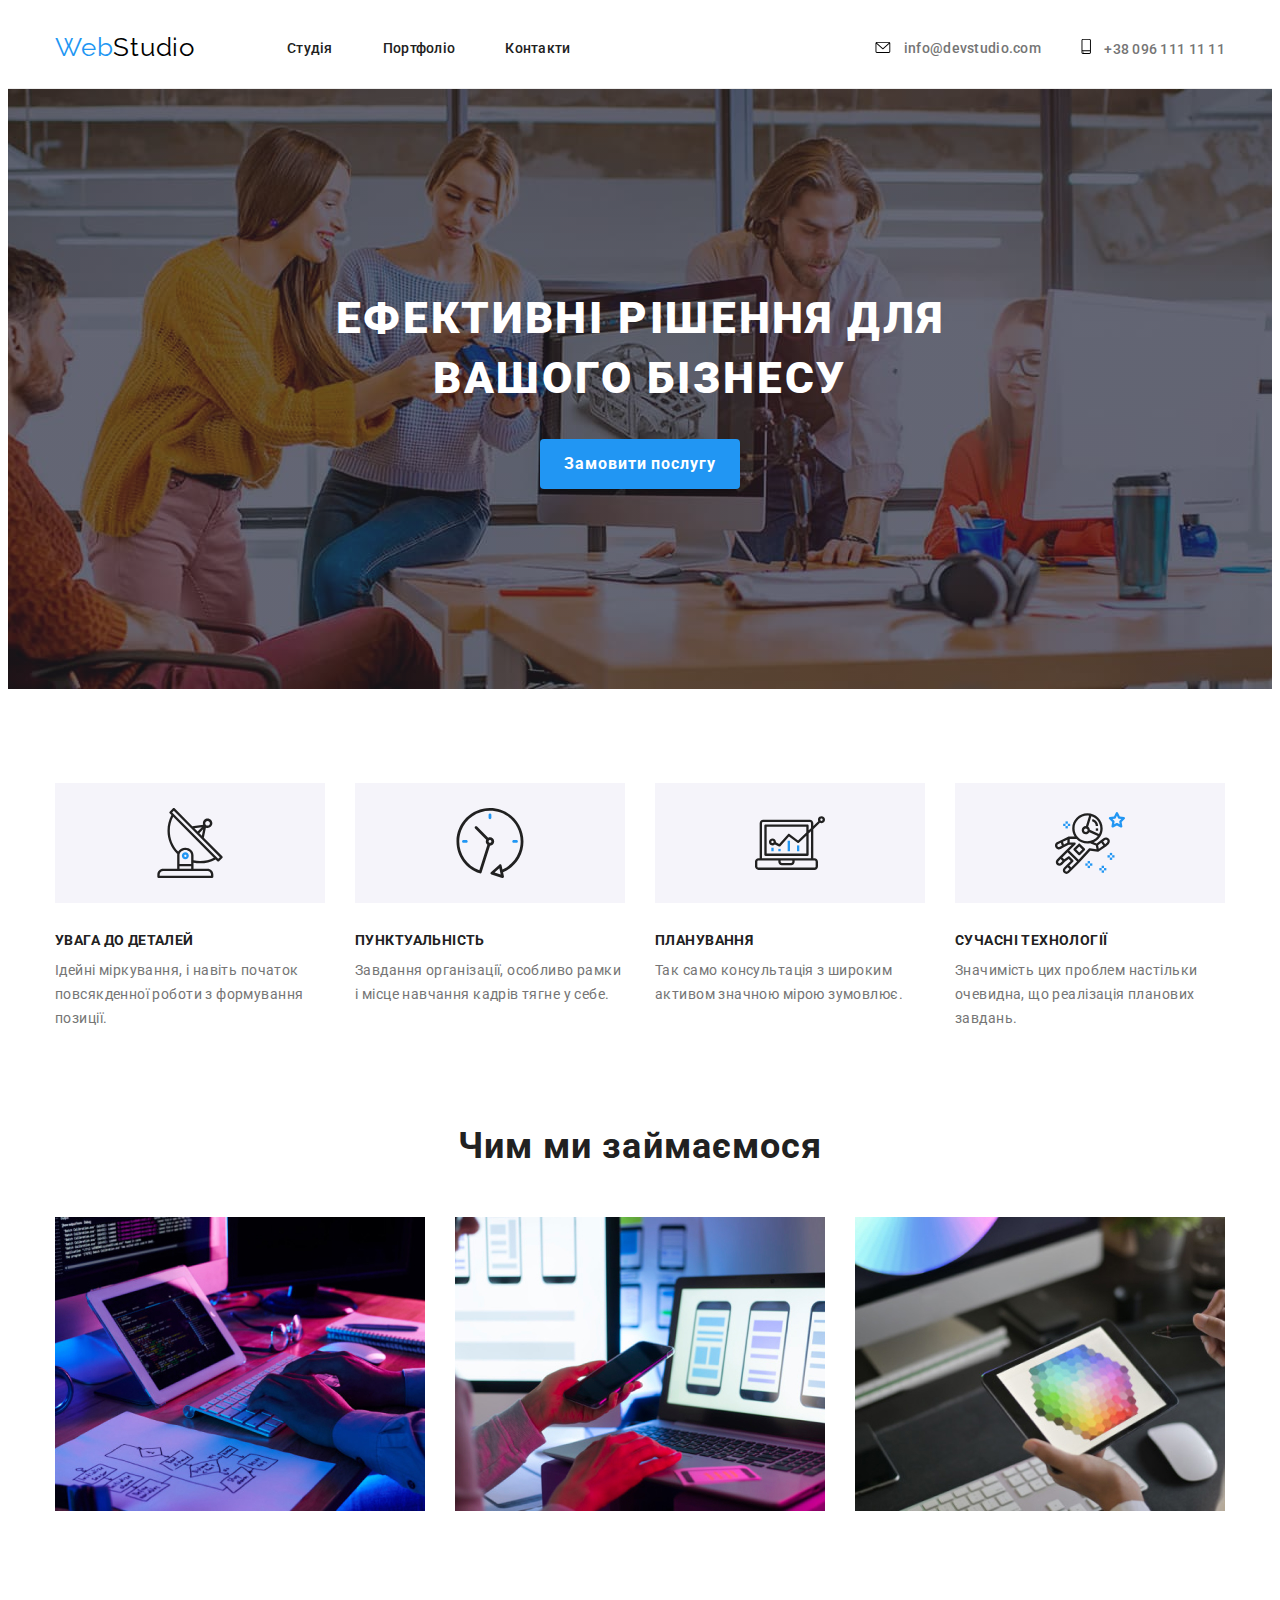
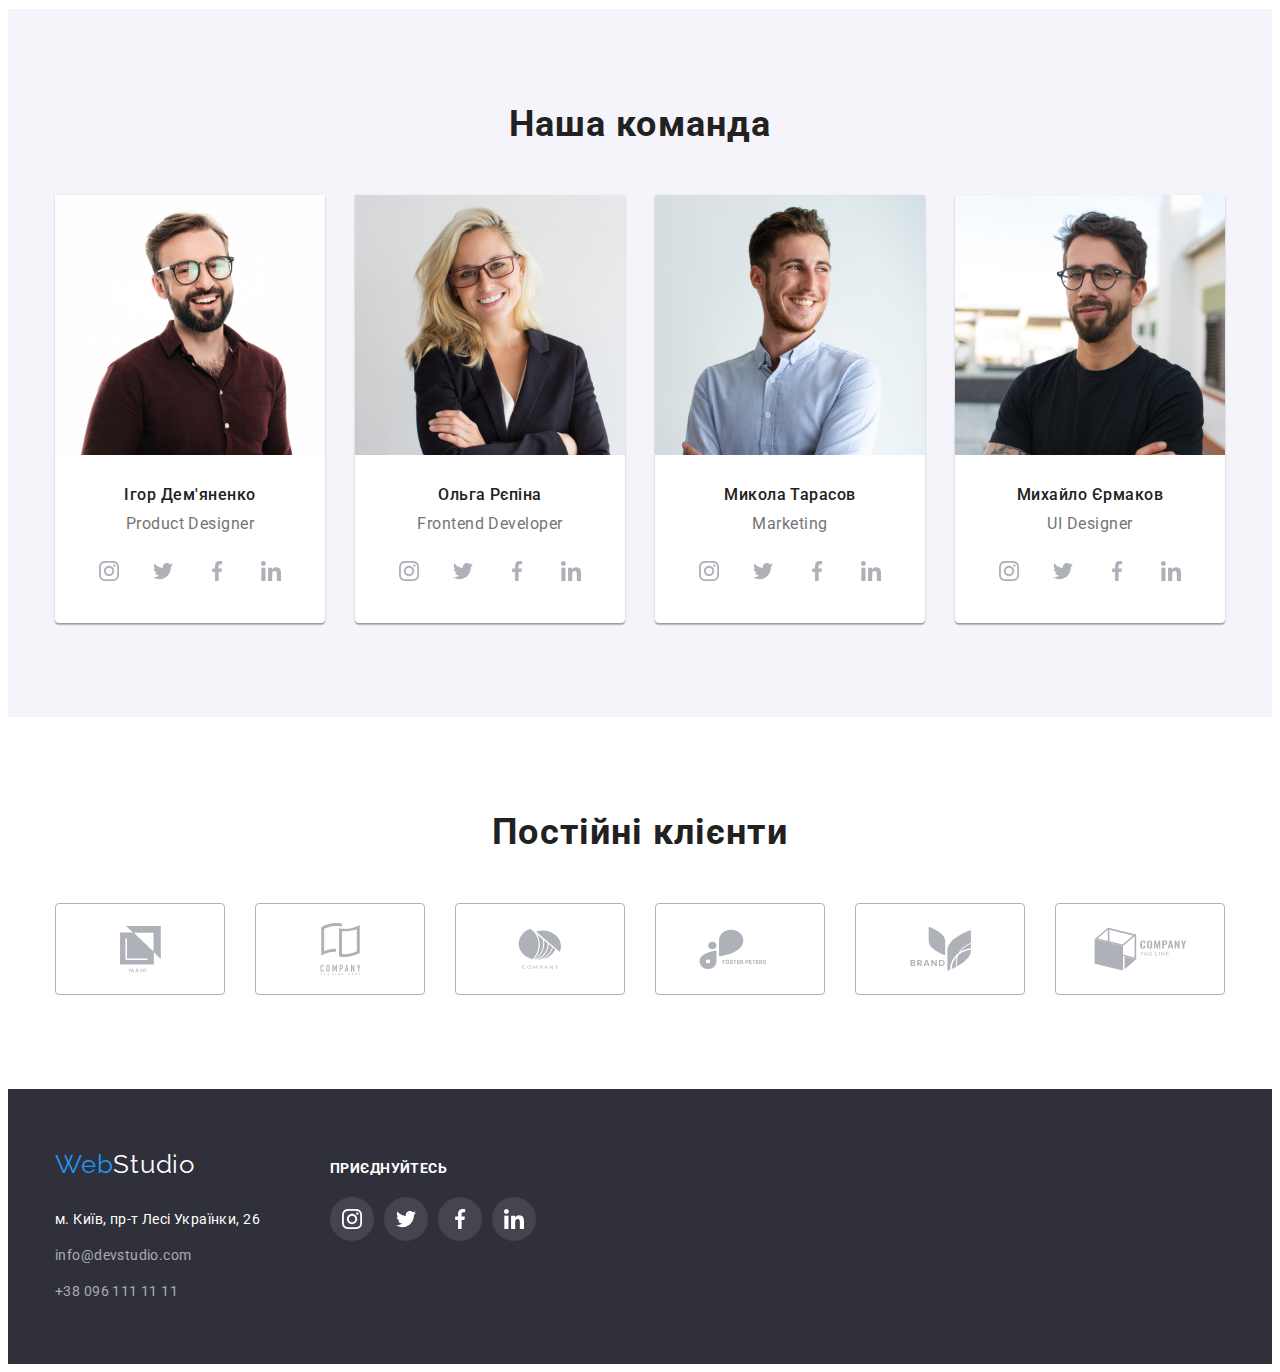
<file: index.html>
<!DOCTYPE html>
<html lang="uk">
<head>
    <meta charset="UTF-8">
    <meta http-equiv="X-UA-Compatible" content="IE=edge">
    <meta name="viewport" content="width=device-width, initial-scale=1.0">
    <title>Студія</title>
    <link rel="stylesheet" href="https://cdnjs.cloudflare.com/ajax/libs/modern-normalize/1.1.0/modern-normalize.min.css" integrity="sha512-wpPYUAdjBVSE4KJnH1VR1HeZfpl1ub8YT/NKx4PuQ5NmX2tKuGu6U/JRp5y+Y8XG2tV+wKQpNHVUX03MfMFn9Q==" crossorigin="anonymous" referrerpolicy="no-referrer" />
    <link rel="preconnect" href="https://fonts.googleapis.com">
<link rel="preconnect" href="https://fonts.gstatic.com" crossorigin>
<link href="https://fonts.googleapis.com/css2?family=Raleway:wght@700&family=Roboto:wght@400;500;700;900&display=swap" rel="stylesheet">
<link rel="stylesheet" href="./css/styles.css">
</head>
<body>
    <header class="header">
        <div class="container">
            <div class="header-style">
                <nav class="navigation">
                    <a href="./index.html" lang="en" class="logo-head">Web<span class="logo-head-sec">Studio</span></a>
                    <ul class="list-style-nav">
                        <li><a href="./index.html" class="link">Студія</a></li>
                        <li><a href="./portfolio.html" class="link">Портфоліо</a></li>
                        <li><a href="" class="link">Контакти</a></li>
                    </ul>
                </nav>
        
        
                <ul class="list-style-cont">

                    <li class="link-cont-gen">
                        <a href="Mailto:info@devstudio.com" class="link-cont">
                            <span class="cont-icon">
                                <svg width="16" height="12">
                                    <use href="./img/icons.svg#icon-envelope"></use>    
                                </svg>
                            </span>
                            info@devstudio.com
                        </a>
                    </li>
                        
                        
                    <li class="link-cont-gen">
                        <a href="Tel:+380961111111" class="link-cont">
                            <span class="cont-icon">
                                <svg width="10" height="15.99">
                                    <use href="./img/icons.svg#icon-smartphone"></use>
                                </svg>
                            </span>
                            +38 096 111 11 11
                        </a>               
                    </li>

                </ul>
            </div>
        </div>
    </header>
    <main>
    <section class="section hero-section">
        <div class="container">
            <div class="hero-box">
                <h1 class="hero-title">Ефективні рішення для вашого бізнесу</h1>
                <button type="button" class="button-zero">Замовити послугу</button>
            </div>
        </div>
    </section>
    <section class="section">
        <div class="container">
            <h2 class="title-hidd">Особливості</h2>

            <ul class="list-items">
                <li>
                    <div class="features-ill">
                        <svg class="features" width="70" height="70">
                            <use href="./img/icons.svg#icon-antenna"></use>
                        </svg>
                    </div>
                    <h3 class="title-item">УВАГА ДО ДЕТАЛЕЙ</h3>
                    <p class="text-item">Ідейні міркування, і навіть початок повсякденної роботи з формування позиції.</p>
                </li>
                <li>
                    <div class="features-ill">
                        <svg class="features" width="70" height="70">
                            <use href="./img/icons.svg#icon-clock"></use>
                        </svg>
                    </div>
                    <h3 class="title-item">ПУНКТУАЛЬНІСТЬ</h3>
                    <p class="text-item">Завдання організації, особливо рамки і місце навчання кадрів тягне у себе.</p>
                </li>
                <li>
                    <div class="features-ill">
                        <svg class="features" width="70" height="70">
                            <use href="./img/icons.svg#icon-diagram"></use>
                        </svg>
                    </div>
                    <h3 class="title-item">ПЛАНУВАННЯ</h3>
                    <p class="text-item">Так само консультація з широким активом значною мірою зумовлює.</p>
                </li>
                <li>
                    <div class="features-ill">
                        <svg class="features" width="70" height="70">
                            <use href="./img/icons.svg#icon-astronaut"></use>
                        </svg>
                    </div>
                    <h3 class="title-item">СУЧАСНІ ТЕХНОЛОГІЇ</h3>
                    <p class="text-item">Значимість цих проблем настільки очевидна, що реалізація планових завдань.</p>
                </li>
            </ul>
        </div>
    </section> 
    <section class="section section-busi">
        <div class="container">    
            <h2 class="title-busi">Чим ми займаємося</h2>
            <ul class="list-images">
                <li><img src="./img/img11.jpg" alt="Десктопні розробки" width="370"></li> 
                <li><img src="./img/img22.jpg" alt="Мобільні розробки" width="370"></li> 
                <li><img src="./img/img33.jpg" alt="Дизайнерські рішення" width="370"></li> 
            </ul>  
        </div>
    </section>


    <section class="section team-section">
        <div class="container">
            
            <h2 class="title-team-section">Наша команда</h2>

            <ul class="list-cards">
                <li>   
                    <img class="card-image" src="./img/img1.jpg" alt="Ігор Дем'яненко" width="270">
                    <div class="data-cards">
                        <h3 class="titles-cards">Ігор Дем'яненко</h3>
                        <p class="desc-cards">Product Designer</p>
                    </div>

                    <div class="social-links-team">
                        <ul class="list-social-links">
                            <li>
                                <a href="" class="sosial-image">
                                    <svg width="20" height="20">
                                        <use href="./img/icons.svg#icon-instagram"></use>
                                    </svg>
                                </a>
                            </li>
                            <li>
                                <a href="" class="sosial-image">
                                    <svg width="20" height="20">
                                        <use href="./img/icons.svg#icon-twitter"></use>
                                    </svg>
                                </a>
                            </li>
                            <li>
                                <a href="" class="sosial-image">
                                    <svg width="20" height="20">
                                        <use href="./img/icons.svg#icon-facebook"></use>
                                    </svg>
                                </a>
                            </li>
                            <li>
                                <a href="" class="sosial-image">
                                    <svg width="20" height="20">
                                        <use href="./img/icons.svg#icon-linkedin"></use>
                                    </svg>
                                </a>
                            </li>
                        </ul>
                    </div>

                </li>
                <li>
                    <img class="card-image" src="./img/img2.jpg" alt="Ольга Рєпіна" width="270">
                    <div class="data-cards">    
                        <h3 class="titles-cards">Ольга Рєпіна</h3>
                        <p class="desc-cards">Frontend Developer</p>
                    </div>

                    <div class="social-links-team">
                        <ul class="list-social-links">
                            <li>
                                <a href="" class="sosial-image">
                                    <svg width="20" height="20">
                                        <use href="./img/icons.svg#icon-instagram"></use>
                                    </svg>
                                </a>
                            </li>
                            <li>
                                <a href="" class="sosial-image">
                                    <svg width="20" height="20">
                                        <use href="./img/icons.svg#icon-twitter"></use>
                                    </svg>
                                </a>
                            </li>
                            <li>
                                <a href="" class="sosial-image">
                                    <svg width="20" height="20">
                                        <use href="./img/icons.svg#icon-facebook"></use>
                                    </svg>
                                </a>
                            </li>
                            <li>
                                <a href="" class="sosial-image">
                                    <svg width="20" height="20">
                                        <use href="./img/icons.svg#icon-linkedin"></use>
                                    </svg>
                                </a>
                            </li>
                        </ul>
                    </div>
                </li>
                <li>
                    <img class="card-image" src="./img/img3.jpg" alt="Микола Тарасов" width="270">
                    <div class="data-cards">   
                        <h3 class="titles-cards">Микола Тарасов</h3>
                        <p class="desc-cards">Marketing</p>
                    </div>

                    <div class="social-links-team">
                        <ul class="list-social-links">
                            <li>
                                <a href="" class="sosial-image">
                                    <svg width="20" height="20">
                                        <use href="./img/icons.svg#icon-instagram"></use>
                                    </svg>
                                </a>
                            </li>
                            <li>
                                <a href="" class="sosial-image">
                                    <svg width="20" height="20">
                                        <use href="./img/icons.svg#icon-twitter"></use>
                                    </svg>
                                </a>
                            </li>
                            <li>
                                <a href="" class="sosial-image">
                                    <svg width="20" height="20">
                                        <use href="./img/icons.svg#icon-facebook"></use>
                                    </svg>
                                </a>
                            </li>
                            <li>
                                <a href="" class="sosial-image">
                                    <svg width="20" height="20">
                                        <use href="./img/icons.svg#icon-linkedin"></use>
                                    </svg>
                                </a>
                            </li>
                        </ul>
                    </div>
                </li>
                <li>
                    <img class="card-image" src="./img/img4.jpg" alt="Михайло Єрмаков" width="270">
                    <div class="data-cards">
                        <h3 class="titles-cards">Михайло Єрмаков</h3>
                        <p class="desc-cards">UI Designer</p>
                    </div>

                    <div class="social-links-team">
                        <ul class="list-social-links">
                            <li>
                                <a href="" class="sosial-image">
                                    <svg width="20" height="20">
                                        <use href="./img/icons.svg#icon-instagram"></use>
                                    </svg>
                                </a>
                            </li>
                            <li>
                                <a href="" class="sosial-image">
                                    <svg width="20" height="20">
                                        <use href="./img/icons.svg#icon-twitter"></use>
                                    </svg>
                                </a>
                            </li>
                            <li>
                                <a href="" class="sosial-image">
                                    <svg width="20" height="20">
                                        <use href="./img/icons.svg#icon-facebook"></use>
                                    </svg>
                                </a>
                            </li>
                            <li>
                                <a href="" class="sosial-image">
                                    <svg width="20" height="20">
                                        <use href="./img/icons.svg#icon-linkedin"></use>
                                    </svg>
                                </a>
                            </li>
                        </ul>
                    </div>
                </li>
            </ul>
            
        </div>
    </section>

    <section class="section">
        <div class="container">
            <h2 class="title-clients">Постійні клієнти</h2>
            <ul class="list-clients">
                <li>
                    <a href="" class="client-logo">
                        <svg width="41" height="46.7">
                            <use href="./img/icons.svg#icon-group"></use>
                        </svg>
                    </a>
                </li>
                <li>
                    <a href="" class="client-logo">
                        <svg width="40" height="52">
                            <use href="./img/icons.svg#icon-group-1"></use>
                        </svg>
                    </a>
                </li>
                <li>
                    <a href="" class="client-logo">
                        <svg width="43.46" height="41.18">
                            <use href="./img/icons.svg#icon-group-2"></use>
                        </svg>
                    </a>
                </li>
                <li>
                    <a href="" class="client-logo">
                        <svg width="84.44" height="40.62">
                            <use href="./img/icons.svg#icon-group-3"></use>
                        </svg>
                    </a>
                </li>
                <li>
                    <a href="" class="client-logo">
                        <svg width="62.54" height="45.43">
                            <use href="./img/icons.svg#icon-group-4"></use>
                        </svg>
                    </a>
                </li>
                <li>
                    <a href="" class="client-logo">
                        <svg width="93.79" height="43.93">
                            <use href="./img/icons.svg#icon-group-5"></use>
                        </svg>
                    </a>
                </li>
            </ul>

        </div>
    </section>
    </main>
    <footer class="footer">

        <div class="container container-foot">
            
            <div class="list-cont-foot">
                <a href="" lang="en" class="logo-foot">Web<span class="logo-foot-sec">Studio</span></a>
                <address class="address-style">
                <ul class="list-style-foot">
                    <li><a href="https://goo.gl/maps/CPtrU1FHBa2aNyZL9" target="_blank" 
                        rel="noopener noreferrer nofollow" class="link-add">
                        м. Київ, пр-т Лесі Українки, 26</a></li>
                    <li><a href="Mailto:info@devstudio.com" class="link-cont-foot">info@devstudio.com</a></li>
                    <li><a href="Tel:+380961111111" class="link-cont-foot">+38 096 111 11 11</a></li>
                </ul>
                </address>
            </div>

            <div class="social-cont-foot">
                <h3 class="join">приєднуйтесь</h3>
                <ul class="list-social-links-foot">
                    <li>
                        <a href="" class="social-link-foot">
                            <svg width="20" height="20">
                                <use href="./img/icons.svg#icon-instagram"></use>
                            </svg>
                        </a>
                    </li>
                    <li>
                        <a href="" class="social-link-foot">
                            <svg width="20" height="20">
                                <use href="./img/icons.svg#icon-twitter"></use>
                            </svg>
                        </a>
                    </li>
                    <li>
                        <a href="" class="social-link-foot">
                            <svg width="20" height="20">
                                <use href="./img/icons.svg#icon-facebook"></use>
                            </svg>
                        </a>
                    </li>
                    <li>
                        <a href="" class="social-link-foot">
                            <svg width="20" height="20">
                                <use href="./img/icons.svg#icon-linkedin"></use>
                            </svg>
                        </a>
                    </li>
                </ul>
            </div>


        </div>
    </footer>
</body>
</html>
</file>
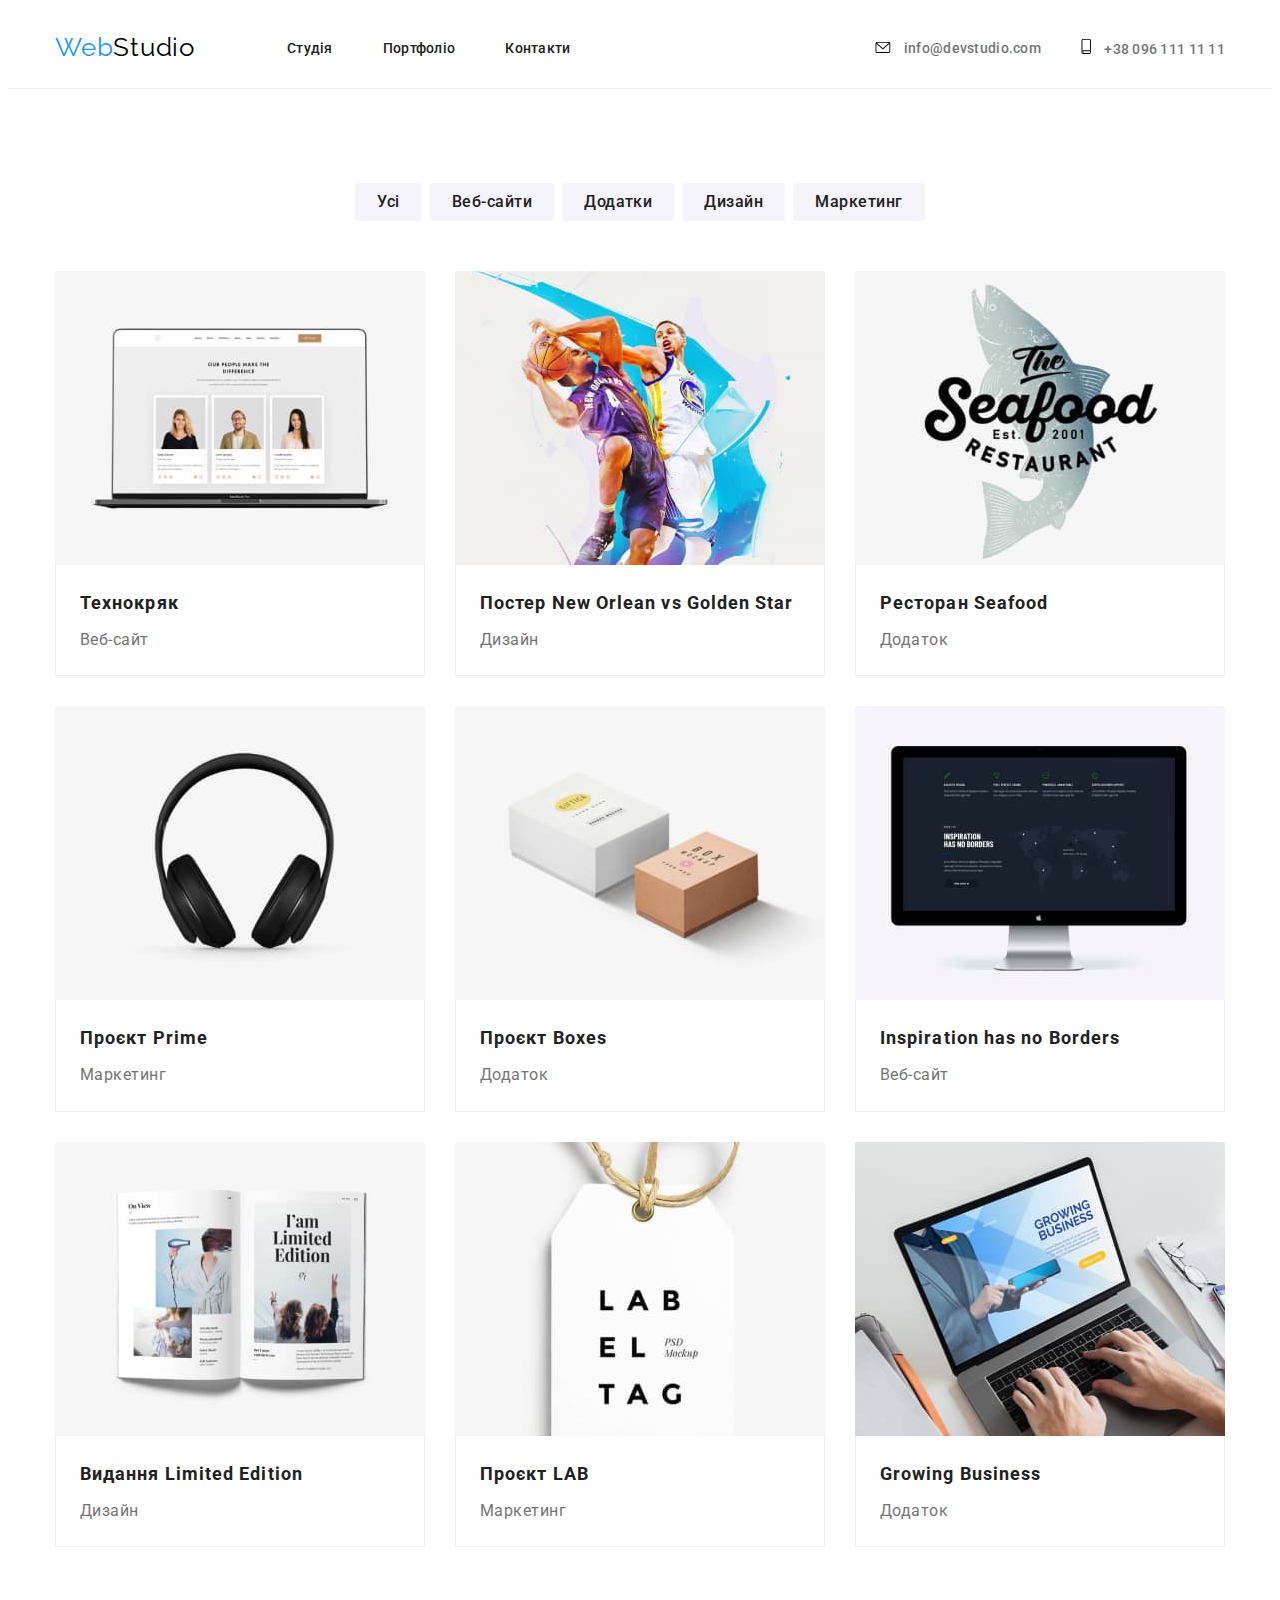
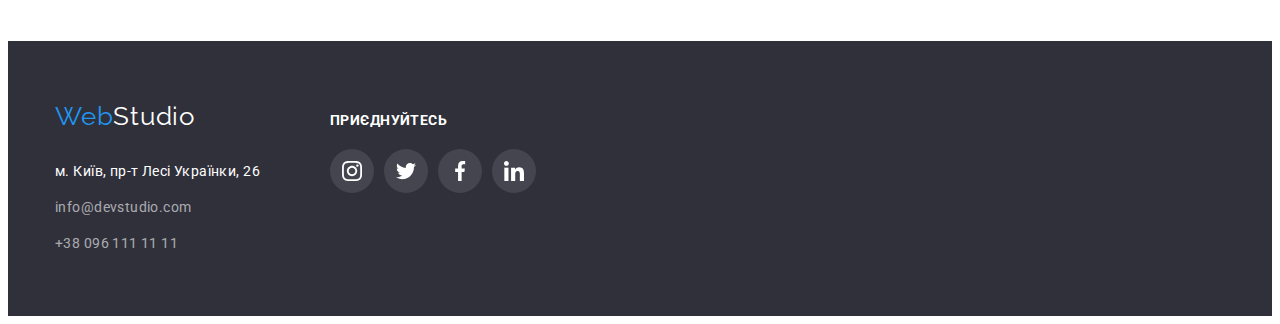
<file: portfolio.html>
<!DOCTYPE html>
<html lang="uk">
<head>
    <meta charset="UTF-8">
    <meta http-equiv="X-UA-Compatible" content="IE=edge">
    <meta name="viewport" content="width=device-width, initial-scale=1.0">
    <title>Портфоліо</title>
    <link rel="stylesheet" href="https://cdnjs.cloudflare.com/ajax/libs/modern-normalize/1.1.0/modern-normalize.min.css" integrity="sha512-wpPYUAdjBVSE4KJnH1VR1HeZfpl1ub8YT/NKx4PuQ5NmX2tKuGu6U/JRp5y+Y8XG2tV+wKQpNHVUX03MfMFn9Q==" crossorigin="anonymous" referrerpolicy="no-referrer" />
    <link rel="preconnect" href="https://fonts.googleapis.com">
<link rel="preconnect" href="https://fonts.gstatic.com" crossorigin>
<link href="https://fonts.googleapis.com/css2?family=Raleway:wght@700&family=Roboto:wght@400;500;700;900&display=swap" rel="stylesheet">
<link rel="stylesheet" href="./css/styles.css">
</head>
<body>
    <header class="header">
        <div class="container">
            <div class="header-style">
                <nav class="navigation">
                    <a href="./index.html" lang="en" class="logo-head">Web<span class="logo-head-sec">Studio</span></a>
                    <ul class="list-style-nav">
                        <li><a href="./index.html" class="link">Студія</a></li>
                        <li><a href="./portfolio.html" class="link">Портфоліо</a></li>
                        <li><a href="" class="link">Контакти</a></li>
                    </ul>
                </nav>
        
        
                <ul class="list-style-cont">

                    <li class="link-cont-gen">
                        <a href="Mailto:info@devstudio.com" class="link-cont">
                            <span class="cont-icon">
                                <svg width="16" height="12">
                                    <use href="./img/icons.svg#icon-envelope"></use>    
                                </svg>
                            </span>
                            info@devstudio.com
                        </a>
                    </li>
                        
                        
                    <li class="link-cont-gen">
                        <a href="Tel:+380961111111" class="link-cont">
                            <span class="cont-icon">
                                <svg width="10" height="15.99">
                                    <use href="./img/icons.svg#icon-smartphone"></use>
                                </svg>
                            </span>
                            +38 096 111 11 11
                        </a>               
                    </li>
                    
                </ul>
            </div>
        </div>
    </header>
    <main>
        <section class="section">
            <div class="container">
             <h1 class="title-hidd">Веб Студіо: можливості і приклади</h1>
                
                <ul class="list-button">
                    <li><button type="button" class="button">Усі</button></li>
                    <li><button type="button" class="button">Веб-сайти</button></li>
                    <li><button type="button" class="button">Додатки</button></li>
                    <li><button type="button" class="button">Дизайн</button></li>
                    <li><button type="button" class="button">Маркетинг</button></li>
                </ul>
                

                <div class="data-portfolio">       
                    <ul class="list-card">
                        <li class="item">
                            <img class="card-image" src="./img/img1p.jpg" alt="Технокряк Веб-сайт " width="370">
                               <div class="data-cards-portf">
                                    <h2 class="titles-portf">Технокряк</h2>
                                    <p class="desc-portf">Веб-сайт</p>
                               </div>
                        </li>
                        <li class="item">
                            <img class="card-image" src="./img/img2p.jpg" alt="Постер New Orlean vs Golden Star Дизайн " width="370">
                                <div class="data-cards-portf">
                                    <h2 class="titles-portf">Постер New Orlean vs Golden Star</h2>
                                     <p class="desc-portf">Дизайн</p>
                                </div>
                        </li>
                        <li class="item">
                            <img class="card-image" src="./img/img3p.jpg" alt="Ресторан Seafood Додаток" width="370">
                                <div class="data-cards-portf">
                                    <h2 class="titles-portf">Ресторан Seafood</h2>
                                    <p class="desc-portf">Додаток</p>
                                </div>
                        </li>
                    
                    
                        <li class="item">
                            <img class="card-image" src="./img/img4p.jpg" alt="Проєкт Prime Маркетинг" width="370">
                                <div class="data-cards-portf">
                                    <h2 class="titles-portf">Проєкт Prime</h2>
                                    <p class="desc-portf">Маркетинг</p>
                                </div>
                        </li>
                        <li class="item">
                            <img class="card-image" src="./img/img5p.jpg" alt="Проєкт Boxes Додаток" width="370">
                                <div class="data-cards-portf">
                                    <h2 class="titles-portf">Проєкт Boxes</h2>
                                    <p class="desc-portf">Додаток</p>
                                </div>
                        </li>
                        <li class="item">
                            <img class="card-image" src="./img/img6p.jpg" alt="Inspiration has no Borders Веб-сайт" width="370">
                                <div class="data-cards-portf">
                                    <h2 class="titles-portf">Inspiration has no Borders</h2>
                                    <p class="desc-portf">Веб-сайт</p>
                                </div>
                        </li>
                    
                    
                        <li class="item">
                            <img class="card-image" src="./img/img7p.jpg" alt="Видання Limited Edition Дизайн" width="370">
                                <div class="data-cards-portf">
                                    <h2 class="titles-portf">Видання Limited Edition</h2>
                                    <p class="desc-portf">Дизайн</p>
                                </div>
                        </li>
                        <li class="item">
                            <img class="card-image" src="./img/img8p.jpg" alt="Проєкт LAB Маркетинг" width="370">
                                <div class="data-cards-portf">
                                    <h2 class="titles-portf">Проєкт LAB</h2>
                                    <p class="desc-portf">Маркетинг</p>
                                </div>
                        </li>
                        <li class="item">
                            <img class="card-image" src="./img/img9p.jpg" alt="Growing Business Додаток" width="370">
                                <div class="data-cards-portf">
                                    <h2 class="titles-portf">Growing Business</h2>
                                    <p class="desc-portf">Додаток</p>
                                </div>
                        </li>
                    </ul>
                </div>
            </div>
        </section>
    </main>
    <footer class="footer">

        <div class="container container-foot">
            
            <div class="list-cont-foot">
                <a href="" lang="en" class="logo-foot">Web<span class="logo-foot-sec">Studio</span></a>
                <address class="address-style">
                <ul class="list-style-foot">
                    <li><a href="https://goo.gl/maps/CPtrU1FHBa2aNyZL9" target="_blank" 
                        rel="noopener noreferrer nofollow" class="link-add">
                        м. Київ, пр-т Лесі Українки, 26</a></li>
                    <li><a href="Mailto:info@devstudio.com" class="link-cont-foot">info@devstudio.com</a></li>
                    <li><a href="Tel:+380961111111" class="link-cont-foot">+38 096 111 11 11</a></li>
                </ul>
                </address>
            </div>

            <div class="social-cont-foot">
                <h3 class="join">приєднуйтесь</h3>
                <ul class="list-social-links-foot">
                    <li>
                        <a href="" class="social-link-foot">
                            <svg width="20" height="20">
                                <use href="./img/icons.svg#icon-instagram"></use>
                            </svg>
                        </a>
                    </li>
                    <li>
                        <a href="" class="social-link-foot">
                            <svg width="20" height="20">
                                <use href="./img/icons.svg#icon-twitter"></use>
                            </svg>
                        </a>
                    </li>
                    <li>
                        <a href="" class="social-link-foot">
                            <svg width="20" height="20">
                                <use href="./img/icons.svg#icon-facebook"></use>
                            </svg>
                        </a>
                    </li>
                    <li>
                        <a href="" class="social-link-foot">
                            <svg width="20" height="20">
                                <use href="./img/icons.svg#icon-linkedin"></use>
                            </svg>
                        </a>
                    </li>
                </ul>
            </div>


        </div>
    </footer>
</body>
</html>
</file>
<file: css/styles.css>
*,
*::before,
*::after {
  box-sizing: border-box;
}


:root {
    --brand-color-text: #212121;
    --brand-color-hero: #FFFFFF;
    --brand-color-backgraund: #2F303A;
    --brand-color-link: #2196F3;
    --brand-color-logo: #2196F3;
    --brand-color-logo-two: #000000;
    --brand-color-description: #757575;
    --brand-color-button: #2196F3;
    --brand-color-contacts: rgba(255, 255, 255, 0.6);
    --brand-color-com: #F5F4FA;
    --brand-color-bgd: #F5F5F5;
    --brand-color-header-icon: #757575;
    --brand-color-features: #F5F4FA;
    --brand-color-social-link: #AFB1B8;
    --brand-color-border: #AFB1B8;
    --brand-color-icon:  #AFB1B8;
    --brand-color-bgd-icon-foot: rgba(255, 255, 255, 0.1);
}

body {

    font-family: 'Roboto', sans-serif;
    color: var(--brand-color-text);

}

/* СПІЛЬНЕ*/

.section {
    padding-top: 94px;
    padding-bottom: 94px;
}

.container {    
    width: 1200px;    
    margin-right: auto;
    margin-left: auto;
    padding-right: 15px;
    padding-left: 15px;
}

.card-image {
    display: block;
} 

/* СПІЛЬНЕ    end */



/* ШАПКА */


.header {
    
    background: var(--brand-color-hero);
    border-bottom: 1px solid #ECECEC;
    padding-top: 24px;
    padding-bottom: 25px;
}

.header-style {
    display: flex;
    justify-content: space-between;
    
    align-items: center;
}
.navigation {
   display: flex;
   align-items: center;
   gap: 92px;
}
.logo-head {
    font-family: 'Raleway', sans-serif;
    font-size: 26px;
    line-height: 1.2;
    letter-spacing: 0.03em;
    color: var(--brand-color-logo);
    text-decoration: none;
}
.logo-head:hover {
    color: var( --brand-color-text);
}
.logo-head:focus {
    color: var( --brand-color-text);
}

.logo-head-sec {
    font-family: 'Raleway', sans-serif;
    color: var(--brand-color-logo-two);
    text-decoration: none;
}
.logo-head-sec:hover {
    color: var(--brand-color-logo);
}
.logo-head-sec:focus {
    color: var(--brand-color-logo);
}

.list-style-nav {
    list-style: none;
    display: flex;
    padding-left: 0;
    margin-top: 0;
    margin-bottom: 0;
    gap: 50px;
}

.link {
    font-weight: 500;
    font-size: 14px;
    line-height: 1.14;
    letter-spacing: 0.02em;
    text-decoration: none;
    color: var(--brand-color-text);  
}
.link:hover {
    color: var(--brand-color-link);
}
.link:focus {
    color: var(--brand-color-link);
}


/*  КОНТАКТИ В ХЕДЕРІ  */


.list-style-cont {
    list-style: none;
    display: flex;
    padding-left: 0;
    margin-top: 0;
    margin-bottom: 0;
    gap: 40px;    
}



.link-cont {
    font-weight: 500;
    font-size: 14px;
    line-height: 1.14;
    letter-spacing: 0.02em;
    text-decoration: none;
    color: var(--brand-color-description);
}

.link-cont:hover {
    color: var(--brand-color-link);
    fill: var(--brand-color-link);
}
.link-cont:focus {
    color: var(--brand-color-link); 
    fill: var(--brand-color-link);
}

.cont-icon {
    margin-right: 10px;
}


/* ШАПКА   end */



/* ГОЛОВНА */

.hero-section {
    background-size: cover;
    background-position: center center;
    background-repeat: no-repeat;
    background-image: linear-gradient(rgba(47, 48, 58, 0.4), rgba(47, 48, 58, 0.4)), url(../img/hero.jpg);
    background-color: var(--brand-color-backgraund);   
    padding-top: 200px;
    padding-bottom: 200px;
}

.hero-box {
    height: 200px;
    display: flex;
    flex-direction: column;
    align-items: center;    
    row-gap: 30px;
}

.hero-title {
    width: 696px;
    font-weight: 900;
    font-size: 44px;
    line-height: 1.36;    
    letter-spacing: 0.06em;
    text-transform: uppercase;
    color: var(--brand-color-hero);
    text-align: center;
    margin-top: 0;
    margin-bottom: 0;
    
}

.button-zero {
    border: none;
    padding: 0;
    width: 200px;
    height: 50px;
    box-shadow: 0px 4px 4px rgba(0, 0, 0, 0.15);
    border-radius: 4px;
    font-family: 'Roboto';
    font-style: normal;
    font-weight: 700;
    font-size: 16px;
    line-height: 1.9;
    text-align: center;
    letter-spacing: 0.06em;
    color: var(--brand-color-hero);
    background: var(--brand-color-button);
    cursor: pointer;
}


/* ГОЛОВНА  end */




/* ОСОБЛИВОСТІ */


.title-hidd {
    margin-right: auto;
    margin-left: auto;
    margin-top: 0;
    display: none;
}
.list-items {
    padding-left: 0;
    margin: 0;
    list-style: none;
    display: flex;
    justify-content: space-between;
}

.list-items > li {
    width: 270px;
}

.features-ill {
    display: flex;
    justify-content: center;
    height: 120px;
    margin-bottom: 30px;
    align-items: center;
    background-color: var(--brand-color-features);
}

.features {
   
    
}
.title-item {
    margin: 0 0 10px 0;
    font-size: 14px;
    line-height: 1.14;
    letter-spacing: 0.03em;
    text-transform: uppercase;
    color: var(--brand-color-text);
}
.text-item {
    margin: 0;
    font-size: 14px;
    line-height: 1.7;
    letter-spacing: 0.03em;
    color: var(--brand-color-description);
}

/* ОСОБЛИВОСТІ   end */




/* ЗАЙНЯТІСТЬ */


.section-busi {
    padding-top: 0;
}

.title-busi {
    margin-top: 0;
    margin-bottom: 50px;
    font-size: 36px;
    line-height: 1.17;
    letter-spacing: 0.03em;
    color: var(--brand-color-text);
    text-align: center;
}
.list-images {
    margin-top: 0;
    margin-bottom: 0;
    justify-content: space-between;
    padding-left: 0;
    list-style: none;
    display: flex;
}


/*ЗАЙНЯТІСТЬ  end*/




/* НАША КОМАНДА */

.team-section {
    background: var(--brand-color-com);
    
    
}

.title-team-section {
    text-align: center;
    margin-top: 0;
    margin-bottom: 50px;
    font-size: 36px;
    line-height: 1.17;
    letter-spacing: 0.03em;
    color: var(--brand-color-text);
}

.list-cards {
    text-align: center;   
    padding-left: 0;
    margin-top: 0;
    margin-bottom: 0;   
    list-style: none;
    display: flex;
    justify-content: space-between;
}

.list-cards > li {
    width: 270px;
    background: var(--brand-color-hero);
    box-shadow: 0px 1px 3px rgba(0, 0, 0, 0.12), 0px 1px 1px rgba(0, 0, 0, 0.14), 0px 2px 1px rgba(0, 0, 0, 0.2);
    border-radius: 0px 0px 4px 4px;
}

.data-cards {
    padding-top: 30px;
    margin-bottom: 16px;
    
}

.titles-cards {
    margin-top: 0;
    margin-bottom: 10px;
    font-weight: 500;
    font-size: 16px;
    line-height: 1.19;    
    letter-spacing: 0.03em;
    color: var(--brand-color-text);
}

.desc-cards {
    margin-top: 0;
    margin-bottom: 0;
    font-weight: 400;
    font-size: 16px;
    line-height: 1.19;    
    letter-spacing: 0.03em;
    color: var(--brand-color-description);
}

.social-links-team {
    height: 44px;
    padding-right: 32px;
    padding-left: 32px;
    margin-bottom: 30px;

}

.list-social-links {
    padding-left: 0;
    list-style: none;
    display: flex;
    justify-content: space-between;
    column-gap: ;
}

.sosial-image {
    display: inline-flex;
    justify-content: center;
    align-items: center;
    width: 44px;
    height: 44px;
    border: none;
    border-radius: 50%; 
    fill: var(--brand-color-icon)  
}

.sosial-image:hover {
    background-color: var(--brand-color-link);
    fill: var(--brand-color-hero)
}

.sosial-image:focus {
    background-color: var(--brand-color-link);  
}

.title-clients {
    margin-top: 0;
    margin-bottom: 0;
    font-weight: 700;
    font-size: 36px;
    line-height: 1.17;
    text-align: center;
    letter-spacing: 0.03em;
    color: var(--brand-color-text);
    text-align: center;
    margin-bottom: 50px;
}

.client-logo {
    width: 170px;
    height: 92px;
    display: flex;
    align-items: center;
    justify-content: center;
    border: 1px solid var(--brand-color-border);
    border-radius: 4px;
    fill: var(--brand-color-border);
}

.client-logo:hover {
    border-color: var(--brand-color-link);
    fill: var(--brand-color-link);
}

.client-logo:focus {
    border-color: var(--brand-color-link);
    fill: var(--brand-color-link);
}

.list-clients {
    margin-top: 0;
    margin-bottom: 0;
    padding-left: 0;
    list-style: none;
    display: flex;
    justify-content: space-between;
}


/* НАША КОМАНДА  end*/


/* ТІДВАЛ */

.footer {

    padding-top: 60px;
    padding-bottom: 60px;
    background: var(--brand-color-backgraund);
}

.container-foot {
    display: flex;
    column-gap: 70px;
    align-items: baseline;
}

.logo-foot {
    font-family: 'Raleway', sans-serif;
    font-size: 26px;
    line-height: 1.2;
    letter-spacing: 0.03em;
    color: var(--brand-color-logo);
    text-decoration: none;
}
.logo-foot:hover {
    color: var(--brand-color-hero);
}
.logo-foot:focus {
    color: var(--brand-color-hero);
}
.logo-foot-sec {
    color: var(--brand-color-hero);
}
.logo-foot-sec:hover {
    color: var(--brand-color-logo);
}
.logo-foot-sec:focus {
    color: var(--brand-color-logo);
}
.address-style {
    font-style: normal;
    margin-top: 28px;
}
.list-style-foot {
    list-style: none;
    padding-left: 0;
    margin-top: 0;
    margin-bottom: 0;
    display: flex;
    flex-direction: column;
    row-gap: 12px;
}
.link-add {  
    font-weight: 400;
    font-size: 14px;
    line-height: 1.71;
    letter-spacing: 0.03em;
    text-decoration: none;
    color: var(--brand-color-hero);
}
.link-add:hover {
    color: var(--brand-color-link);
}
.link-add:focus {
    color: var(--brand-color-link);
} 
.link-cont-foot {
    
    font-weight: 400;
    font-size: 14px;
    line-height: 1.71;
    letter-spacing: 0.03em;
    text-decoration: none;
    color: var(--brand-color-contacts);
}
.link-cont-foot:hover {
    color: var(--brand-color-link);
}
.link-cont-foot:focus {
    color: var(--brand-color-link); 
}


.social-cont-foot {
    display: flex;
    flex-direction: column;
    row-gap: 20px;
    
}

.join {
    margin-top: 0;
    margin-bottom: 0;
    font-weight: 700;
    font-size: 14px;
    line-height: 1.14;
    letter-spacing: 0.03em;
    text-transform: uppercase;
    color: var(--brand-color-hero)
}

.list-social-links-foot {
    width: 206px;
    height: 44px;
    display: flex;
    justify-content: space-between;
    list-style: none;
    margin-top: 0;
    margin-bottom: 0;
    padding-left: 0;   
}

.social-link-foot {
    width: 44px;
    height: 44px;
    display: flex;
    align-items: center;
    justify-content: center;
    border: none;
    border-radius: 50%;
    background-color: var(--brand-color-bgd-icon-foot);
    fill: var(--brand-color-hero);
}

.social-link-foot:hover {
    background-color: var(--brand-color-link);   
}

.social-link-foot:focus {
    background-color: var(--brand-color-link);
}



/* ТІДВАЛ   end */




/*  ПОРТФОЛІО */


.list-button {
    padding-left: 0;
    margin: 0 auto 50px;
    
    
    list-style: none;
    display: flex;
    justify-content: center;
    column-gap: 8px;
}

button {
    font-family: 'Roboto';
    font-weight: 500;
    font-size: 16px;
    line-height: 1.6;
    padding: 6px 22px 6px 22px;   
    letter-spacing: 0.03em;
    color: var(--brand-color-text);
    background: var(--brand-color-com);
    border-radius: 4px;
    border: none;
    cursor: pointer;
}

.button:hover {
    background: var(--brand-color-button);
    color: var(--brand-color-hero);
}

.button:focus {
    background: var(--brand-color-button);
    color: var(--brand-color-hero);
}

.list-card {
    margin-top: 0;
    margin-bottom: 0;
    padding: 0;   
    display: flex;
    list-style: none;
    flex-wrap: wrap;
    row-gap: 30px;
    column-gap: 30px;
}

.list-card > .item {
    flex-basis: calc((100%  - 60px) / 3);
    background: #FFFFFF;    
}

.item:hover {
    box-shadow: 0px 1px 1px rgba(0, 0, 0, 0.12), 0px 4px 4px rgba(0, 0, 0, 0.06), 1px 4px 6px rgba(0, 0, 0, 0.16);
}

.item:focus {
    box-shadow: 0px 1px 1px rgba(0, 0, 0, 0.12), 0px 4px 4px rgba(0, 0, 0, 0.06), 1px 4px 6px rgba(0, 0, 0, 0.16);
}

.data-cards-portf {
    padding: 20px 24px;
    border-right: 1px solid #EEEEEE;;
    border-bottom: 1px solid #EEEEEE;
    border-left: 1px solid #EEEEEE;;
}

.titles-portf {
    margin-top: 0;
    margin-bottom: 4px;
    font-weight: 700;
    font-size: 18px;
    line-height: 36px;
    letter-spacing: 0.06em;
    color: var(--brand-color-text);
}

.desc-portf {
    margin-top: 0;
    margin-bottom: 0;
    font-weight: 400;
    font-size: 16px;
    line-height: 1.9;
    letter-spacing: 0.03em;
    color: var(--brand-color-description);
}

/* ПОРТФОЛІО   end */
</file>
